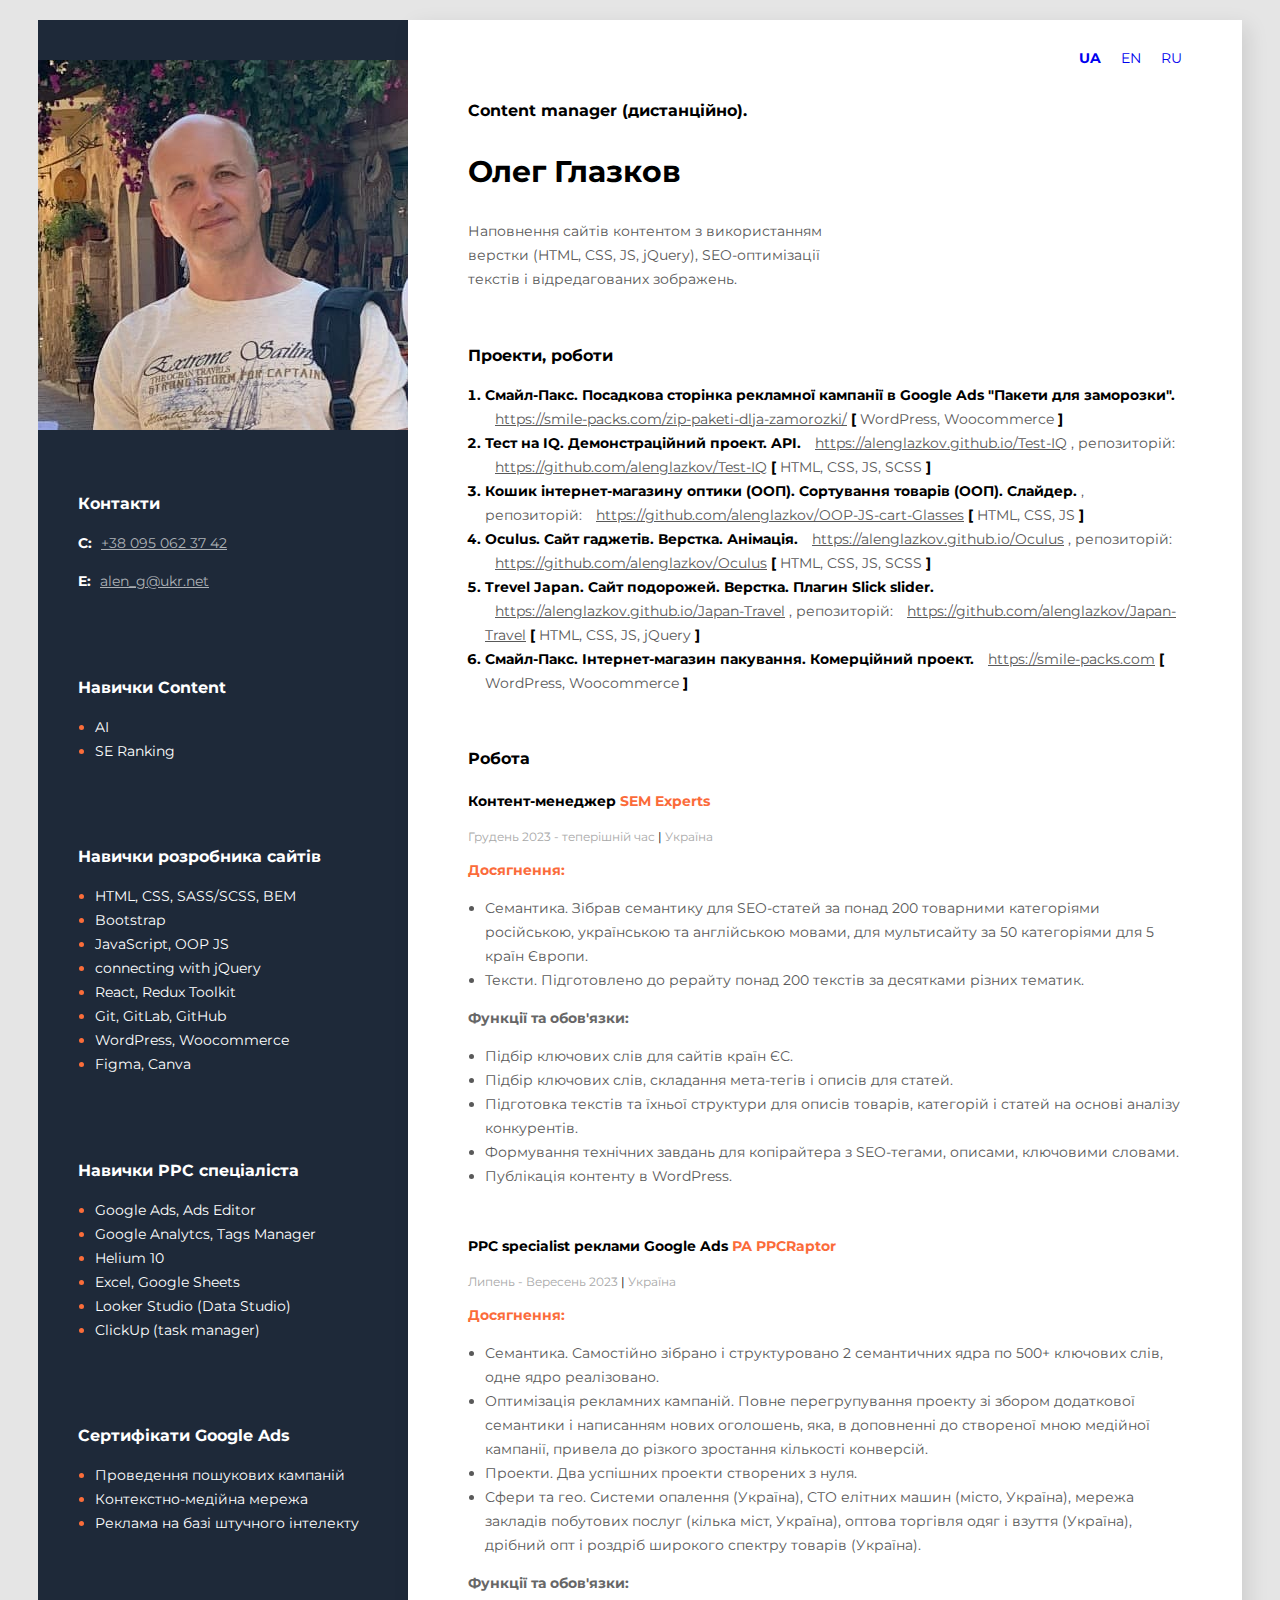
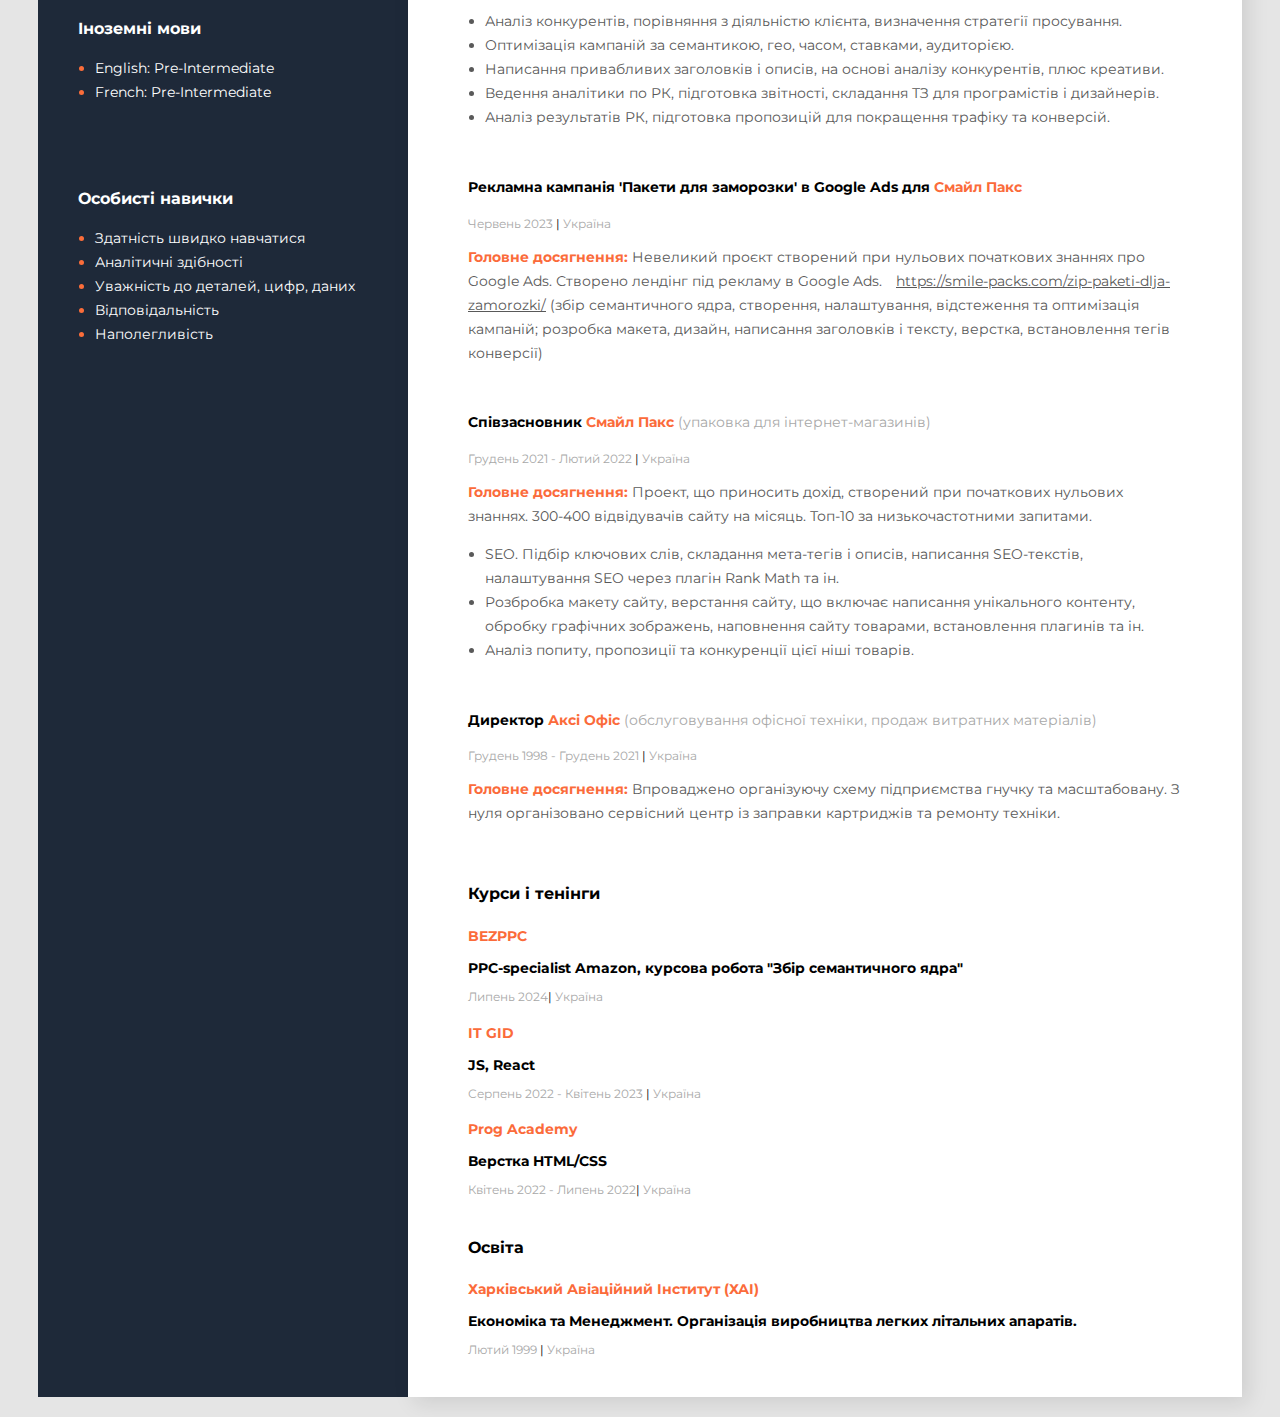
<file: index.html>
<!DOCTYPE html>
<html lang="ua">

<head>
    <meta charset="UTF-8">
    <meta name="viewport" content="width=device-width" , initiale-scale="1.0">
    <meta name='freelancehunt' content='8ac4616a92b067a'>
    <link rel="preconnect" href="https://fonts.googleapis.com">
    <link rel="preconnect" href="https://fonts.gstatic.com" crossorigin>
    <link href="https://fonts.googleapis.com/css2?family=Montserrat:wght@400;700&display=swap" rel="stylesheet">
    <link rel="stylesheet" href="./Styles/styles.css">
    <title>My resume</title>
</head>

<body>
    <div class="main">
        <div class="main_content">
            <div class="nav">
                <div><a href="./index.html" class="nav__link nav__link_current">UA</a></div>
                <div><a href="./en.html" class="nav__link">EN</a></div>
                <div><a href="./ru.html" class="nav__link">RU</a></div>
            </div>
            <div class="about">
                <h3 class="about_position">
                    Content manager (дистанційно).</h3>
                <h2 class="about_name">Олег Глазков</h2>
                <p class="about_description">
                    Наповнення сайтів контентом з використанням верстки (HTML, CSS, JS, jQuery), SEO-оптимізації текстів і відредагованих зображень.
                </p>
            </div>
            <div class="projects">
                <h3 class="title">Проекти, роботи</h3>
                <ol class="projects_list">
                    <li class="projects_item">
                        Cмайл-Пакс. Посадкова сторінка рекламної кампанії в Google Ads "Пакети для заморозки".
                        <span class="project_string">
                            <a href="https://smile-packs.com/zip-paketi-dlja-zamorozki/" class="project_link">https://smile-packs.com/zip-paketi-dlja-zamorozki/</a>
                            <span class="project_bracked"> [ </span> WordPress,
                            Woocommerce <span class="project_bracked"> ]</span>
                        </span>
                    <li class="projects_item">
                        Тест на IQ. Демонстраційний проект. API.
                        <a href="https://alenglazkov.github.io/Test-IQ/"
                            class="project_link">https://alenglazkov.github.io/Test-IQ</a>
                        <span class="project_string">
                            , репозиторій:
                            <a href="https://github.com/alenglazkov/Test-IQ"
                                class="project_link">https://github.com/alenglazkov/Test-IQ</a>
                            <span class="project_bracked"> [ </span> HTML, CSS, JS, SCSS <span class="project_bracked">
                                ]</span>
                        </span>
                    </li>
                    <li class="projects_item">
                        Кошик інтернет-магазину оптики (ООП). Сортування товарів (ООП). Слайдер.
                        <span class="project_string">
                            , репозиторій:
                            <a href="https://github.com/alenglazkov/OOP-JS-cart-Glasses"
                                class="project_link">https://github.com/alenglazkov/OOP-JS-cart-Glasses</a>
                            <span class="project_bracked"> [ </span> HTML, CSS, JS<span class="project_bracked">
                                ]</span>
                        </span>
                    </li>
                    <li class="projects_item">
                        Oculus. Сайт гаджетів. Верстка. Анімація.
                        <a href="https://alenglazkov.github.io/Oculus/"
                            class="project_link">https://alenglazkov.github.io/Oculus</a>
                        <span class="project_string">
                            , репозиторій:
                            <a href="https://github.com/alenglazkov/Oculus"
                                class="project_link">https://github.com/alenglazkov/Oculus</a>
                            <span class="project_bracked"> [ </span> HTML, CSS, JS, SCSS <span class="project_bracked">
                                ]</span>
                        </span>
                    </li>
                    <li class="projects_item">
                        Trevel Japan. Сайт подорожей. Верстка. Плагин Slick slider.
                        <span class="project_string">
                            <a href="https://alenglazkov.github.io/Japan-Travel/"
                                class="project_link">https://alenglazkov.github.io/Japan-Travel</a>
                            , репозиторій:
                            <a href="https://github.com/alenglazkov/Japan-Travel"
                                class="project_link">https://github.com/alenglazkov/Japan-Travel</a>
                            <span class="project_bracked"> [ </span> HTML, CSS, JS, jQuery<span class="project_bracked">
                                ]</span>
                        </span>
                    </li>
                    <li class="projects_item">
                        Cмайл-Пакс. Інтернет-магазин пакування. Комерційний проект.
                        <span class="project_string">
                            <a href="https://smile-packs.com/" class="project_link">https://smile-packs.com</a>
                            <span class="project_bracked"> [ </span> WordPress,
                            Woocommerce <span class="project_bracked"> ]</span>
                        </span>
                    </li>
                </ol>
            </div>
            <!--Work Experience 0-->
            <div class="work">
                <h3 class="title">Робота</h3>
                <h4 class="work_psition">Контент-менеджер <span class="organization">  SEM Experts</span>
                    <span class="organization__profil"></span>
                </h4>
                <p class="period">Грудень 2023 - теперішній час <span class="line">|</span> Україна</p>
               
                <p class="work_list_item"><span class="organization">
                    Досягнення:</span>
                </p>

                 <ul class="work_list">
                    <li class="work_list_item">
                        Семантика. Зібрав семантику для SEO-статей за понад 200 товарними категоріями російською, українською та англійською мовами, для мультисайту за 50 категоріями для 5 країн Європи.
                  </li>
                  <li class="work_list_item">
                    Тексти. Підготовлено до рерайту понад 200 текстів за десятками різних тематик.
                  </li>
                </ul>

                <p class="work_list_item"><span class="organization__function">
                    Функції та обов'язки:</span>
               </p>
            <ul class="work_list">
                <li class="work_list_item">
                    Підбір ключових слів для сайтів країн ЄС.
                </li>
                <li class="work_list_item">
                    Підбір ключових слів, складання мета-тегів і описів для статей.
                </li>
                <li class="work_list_item">
                    Підготовка текстів та їхньої структури для описів товарів, категорій і статей на основі аналізу конкурентів.
                </li>
                <li class="work_list_item">
                    Формування технічних завдань для копірайтера з SEO-тегами, описами, ключовими словами.
                </li>
                <li class="work_list_item">
                    Публікація контенту в WordPress.
                </li>
          </ul>
            </div>
            <!--Work Experience 1-->
            <div class="work">
                
                <h4 class="work_psition">PPC specialist реклами Google Ads <span class="organization">  РА PPCRaptor</span>
                    <span class="organization__profil"></span>
                </h4>
                <p class="period">Липень - Вересень 2023 <span class="line">|</span> Україна</p>
                <p class="work_list_item"><span class="organization">
                        Досягнення:</span>
                </p>
                <ul class="work_list">
                      <li class="work_list_item">
                        Семантика. Самостійно зібрано і структуровано 2 семантичних ядра по 500+ ключових слів, одне ядро реалізовано.
                    </li>
                    <li class="work_list_item">
                        Оптимізація рекламних кампаній. Повне перегрупування проекту зі збором додаткової семантики і написанням нових оголошень, яка, в доповненні до створеної мною медійної кампанії, привела до різкого зростання кількості конверсій.
                    </li>
                    <li class="work_list_item">
                        Проекти. Два успішних проекти створених з нуля.
                    </li>
                    <li class="work_list_item">
                        Сфери та гео. Системи опалення (Україна), СТО елітних машин (місто, Україна), мережа закладів побутових послуг (кілька міст, Україна), оптова торгівля одяг і взуття (Україна), дрібний опт і роздріб широкого спектру товарів (Україна).
                    </li>
                </ul>
                <p class="work_list_item"><span class="organization__function">
                    Функції та обов'язки:</span>
            </p>
            <ul class="work_list">
                <li class="work_list_item">
                    Аналіз конкурентів, порівняння з діяльністю клієнта, визначення стратегії просування.
                </li>
                <li class="work_list_item">
                    Оптимізація кампаній за семантикою, гео, часом, ставками, аудиторією.
                </li>
                <li class="work_list_item">
                    Написання привабливих заголовків і описів, на основі аналізу конкурентів, плюс креативи.
                </li>
                <li class="work_list_item">
                    Ведення аналітики по РК, підготовка звітності, складання ТЗ для програмістів і дизайнерів.
                </li>
                <li class="work_list_item">
                    Аналіз результатів РК, підготовка пропозицій для покращення трафіку та конверсій.
                </li>
          </ul>
            </div>
            <!--Work Experience 1-->
            <div class="work">
                <h4 class="work_psition">Рекламна кампанія 'Пакети для заморозки' в Google Ads для <span class="organization">Смайл Пакс</span>
                    <span class="organization__profil"></span>
                </h4>
                <p class="period">Червень 2023 <span class="line">|</span> Україна</p>
                <p class="work_list_item"><span class="organization">
                        Головне досягнення:</span> Невеликий проєкт створений при нульових початкових знаннях про Google Ads. 
                        Створено лендінг під рекламу в Google Ads. 
                        <a href="https://smile-packs.com/zip-paketi-dlja-zamorozki/"
                        class="project_link">https://smile-packs.com/zip-paketi-dlja-zamorozki/</a>
                    <span class="project_string">
                         (збір семантичного ядра, створення, налаштування, відстеження та оптимізація кампаній; розробка макета, дизайн, написання заголовків і тексту, верстка, встановлення тегів конверсії)
                    </span>
                </p>
            </div>
            <!--Work Experience 2-->
            <div class="work">
                <h4 class="work_psition">Спiвзасновник <span class="organization">Смайл Пакс</span>
                    <span class="organization__profil">(упаковка для інтернет-магазинів)</span>
                </h4>
                <p class="period">Грудень 2021 - Лютий 2022 <span class="line">|</span> Україна</p>
                <p class="work_list_item"><span class="organization">
                        Головне досягнення:</span> Проект, що приносить дохід, створений при початкових нульових
                    знаннях. 300-400 відвідувачів сайту на місяць. Топ-10 за низькочастотними запитами.
                </p>
                <ul class="work_list">
                    <li class="work_list_item">
                        SEO. Підбір ключових слів, складання мета-тегів і описів, написання SEO-текстів, налаштування SEO через плагін Rank Math та ін.
                    </li>
                    <li class="work_list_item">
                        Розбробка макету сайту, верстання сайту, що включає написання унікального контенту, обробку графічних зображень, наповнення сайту товарами, встановлення плагинів та ін.
                    </li>
                    <li class="work_list_item">
                        Аналіз попиту, пропозиції та конкуренції цієї ніші товарів.
                    </li>
                </ul>
            </div>
            <!--Work Experience 3-->
            <div class="work">
                <h4 class="work_psition">Директор <span class="organization">Аксi Офiс</span>
                    <span class="organization__profil">(обслуговування офісної техніки, продаж витратних
                        матеріалів)</span>
                </h4>
                <p class="period">Грудень 1998 - Грудень 2021 <span class="line">|</span> Україна</p>
                <p class="work_list_item"><span class="organization">
                        Головне досягнення:</span> Впроваджено організуючу схему підприємства гнучку та масштабовану.
                    З нуля організовано сервісний центр із заправки картриджів та ремонту техніки.
                </p>
                        
            </div>
            <!--Courses-->
            <div class="education">
                <h3 class="title">Курси i тенiнги</h3>

                <h4 class="education_org">BEZPPC</h4>
                <p class="specialization">PPC-specialist Amazon, курсова робота "Збір семантичного ядра"</p>
                <p class="period">Липень 2024<span class="line">|</span> Україна</p>

                <h4 class="education_org">IT GID</h4>
                <p class="specialization">JS, React</p>
                <p class="period">Серпень 2022 - Квітень 2023 <span class="line">|</span> Україна</p>

                <h4 class="education_org">Prog Academy</h4>
                <p class="specialization">Верстка HTML/CSS</p>
                <p class="period">Квiтень 2022 - Липень 2022<span class="line">|</span> Україна</p>
            </div>
            <!--Education-->
            <div class="education">
                <h3 class="title">Освiта</h3>
                <h4 class="education_org">Харківський Авіаційний Iнститут (ХАI)</h4>
                <p class="specialization">Економiка та Менеджмент. Організація виробництва легких літальних апаратів.
                </p>
                <p class="period">Лютий 1999 <span class="line">|</span> Україна</p>
                </ul>
            </div>
        </div>
        <!--SideBar-->
        <aside class="sidebar">
            <div class="area-photo">
                <img src="./img/foto_alen.jpg" alt="My photo" class="photo">
            </div>
            <!--Contacts-->
            <div class="contacts">
                <H3 class="sidebar-title">Контакти</H3>
                <p>
                    <span class="contact-type">C:</span>
                    <a href="tel:+380950623742" class="contact-link">+38 095 062 37 42</a>
                </p>
                </p>
                <span class="contact-type">E:</span>
                <a href="mailto:alen_g@ukr.net" class="contact-link">alen_g@ukr.net</a>
                </p>
            </div>
            <!--Tech Skils-->
            <div class="tech_skils">
                <h3 class="sidebar-title">Навички Content</h3>
                <ul class="tech_skils_list">
                    <li class="tech_skils_item"> <span class="tech_skils_text">AI</span></li>
                    <li class="tech_skils_item"> <span class="tech_skils_text">SE Ranking</span></li>
                </ul>
            </div>
            <div class="tech_skils">
                <h3 class="sidebar-title">Навички розробника сайтів</h3>
                <ul class="tech_skils_list">
                    <li class="tech_skils_item"> <span class="tech_skils_text">HTML, CSS, SASS/SCSS, BEM</span></li>
                    <li class="tech_skils_item"> <span class="tech_skils_text">Bootstrap</span></li>
                    <li class="tech_skils_item"> <span class="tech_skils_text">JavaScript, OOP JS</span></li>
                    <li class="tech_skils_item"> <span class="tech_skils_text">connecting with jQuery</span></li>
                    <li class="tech_skils_item"> <span class="tech_skils_text">React, Redux Toolkit</span></li>
                    <li class="tech_skils_item"> <span class="tech_skils_text">Git, GitLab, GitHub</span></li>
                    <li class="tech_skils_item"> <span class="tech_skils_text">WordPress, Woocommerce</span></li>
                    <!-- <li class="tech_skils_item"> <span class="tech_skils_text">Gulp</span></li> -->
                    <li class="tech_skils_item"> <span class="tech_skils_text">Figma, Canva</span></li>
                </ul>
            </div>
            <div class="tech_skils">
                <h3 class="sidebar-title">Навички PPC спеціаліста</h3>
                <ul class="tech_skils_list">
                    <li class="tech_skils_item"> <span class="tech_skils_text">Google Ads, Ads Editor</span></li>
                    <li class="tech_skils_item"> <span class="tech_skils_text">Google Analytcs, Tags Manager</span></li>
                    <li class="tech_skils_item"> <span class="tech_skils_text">Helium 10</span></li> 
                    <li class="tech_skils_item"> <span class="tech_skils_text">Excel, Google Sheets</span></li>
                    <li class="tech_skils_item"> <span class="tech_skils_text">Looker Studio (Data Studio)</span></li>
                    <li class="tech_skils_item"> <span class="tech_skils_text">ClickUp (task manager)</span></li>
                </ul>
            </div>
            <div class="tech_skils">
                <h3 class="sidebar-title">Сертифікати Google Ads</h3>
                <ul class="tech_skils_list">
                    <li class="tech_skils_item"> <span class="tech_skils_text">Проведення пошукових кампаній</span></li>
                    <li class="tech_skils_item"> <span class="tech_skils_text">Контекстно-медійна мережа</span></li>
                    <li class="tech_skils_item"> <span class="tech_skils_text">Реклама на базі штучного інтелекту</span></li>
                </ul>
            </div>
            <div class="tech_skils">
                <h3 class="sidebar-title">Іноземні мови</h3>
                <ul class="tech_skils_list">
                    <li class="tech_skils_item"> <span class="tech_skils_text">English: Pre-Intermediate </span></li>
                    <li class="tech_skils_item"> <span class="tech_skils_text">French: Pre-Intermediate </span></li>
                </ul>
            </div>
            <!--Soft Skils-->
            <div class="soft_skils">
                <h3 class="sidebar-title">Особистi навички</h3>
                <ul class="tech_skils_list">
                    <li class="tech_skils_item"> <span class="tech_skils_text">Здатність швидко навчатися</span></li>
                    <li class="tech_skils_item"> <span class="tech_skils_text">Аналітичні здібності</span></li>
                    <li class="tech_skils_item"> <span class="tech_skils_text">Уважність до деталей, цифр, даних</span></li>
                    <li class="tech_skils_item"> <span class="tech_skils_text">Відповідальність</span></li>
                    <li class="tech_skils_item"> <span class="tech_skils_text">Наполегливість</span></li>
                </ul>
            </div>
        </aside>
    </div>
</body>

</html>
</file>
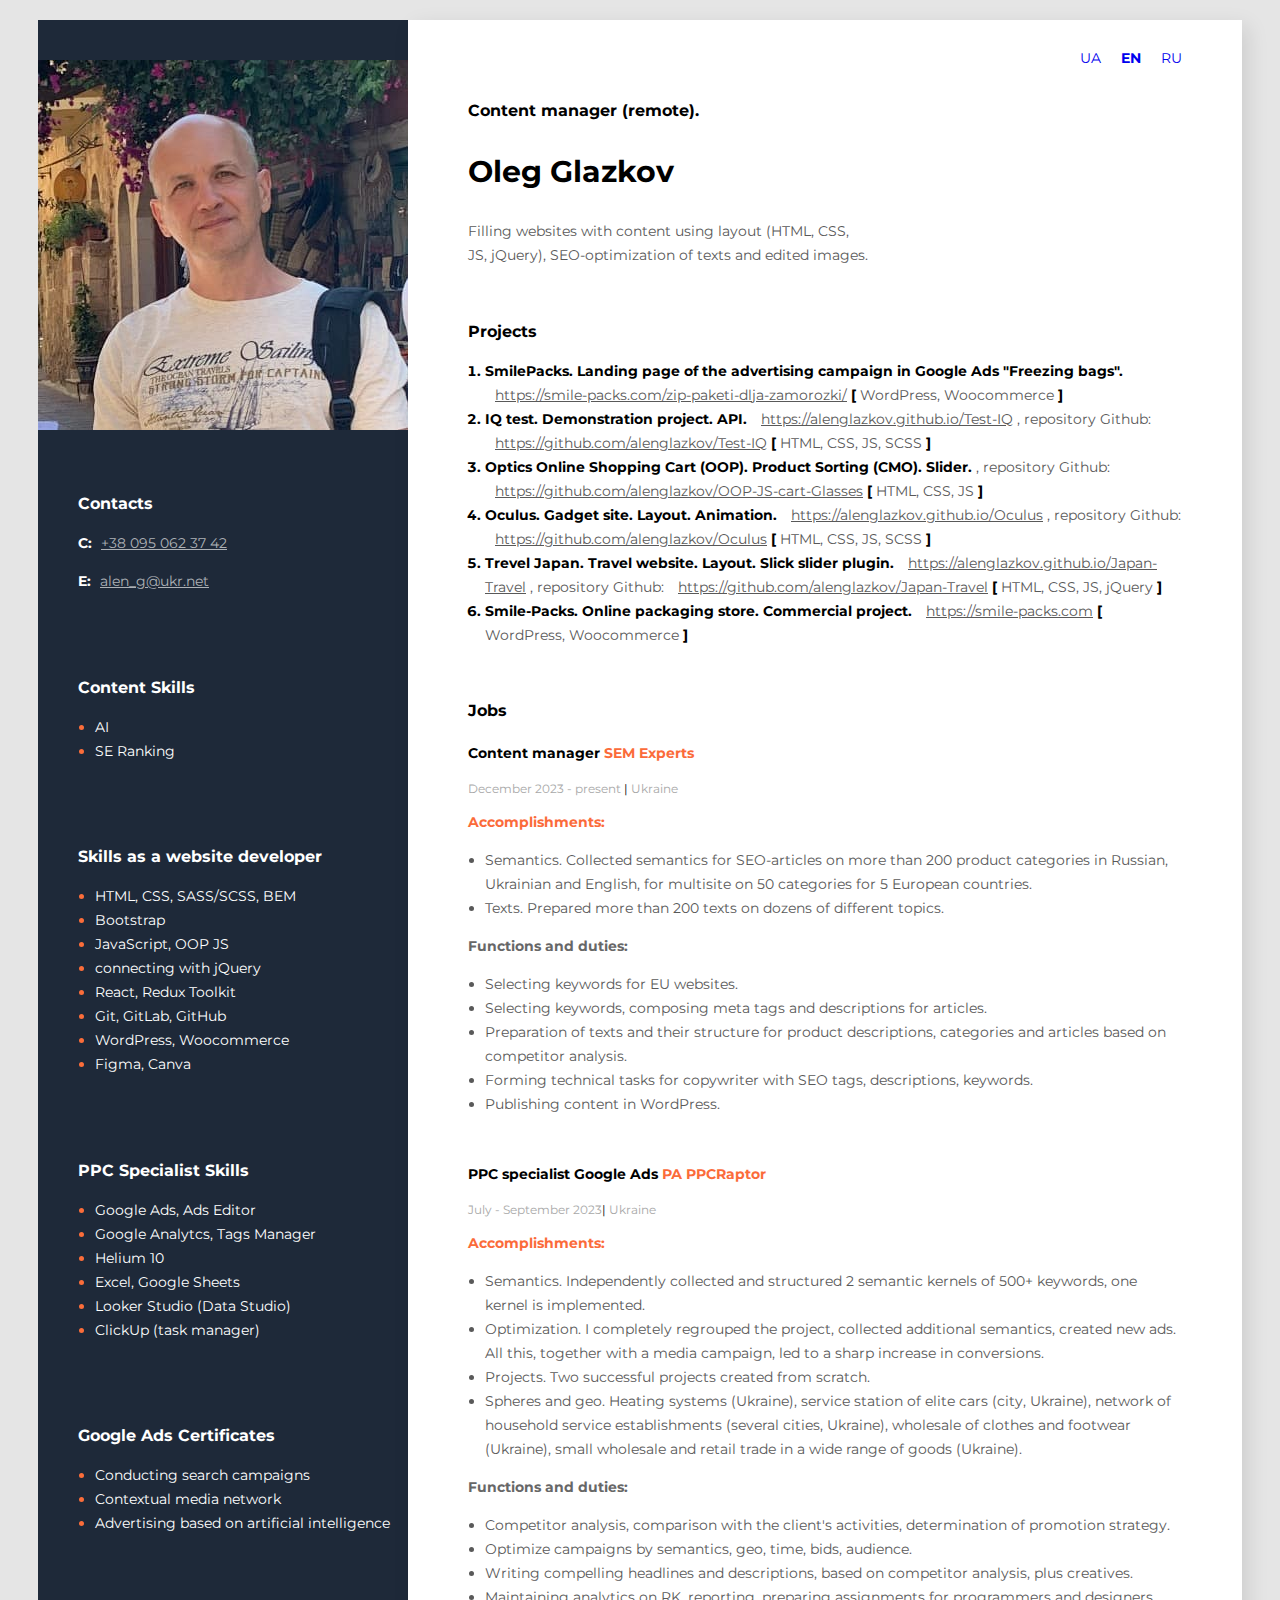
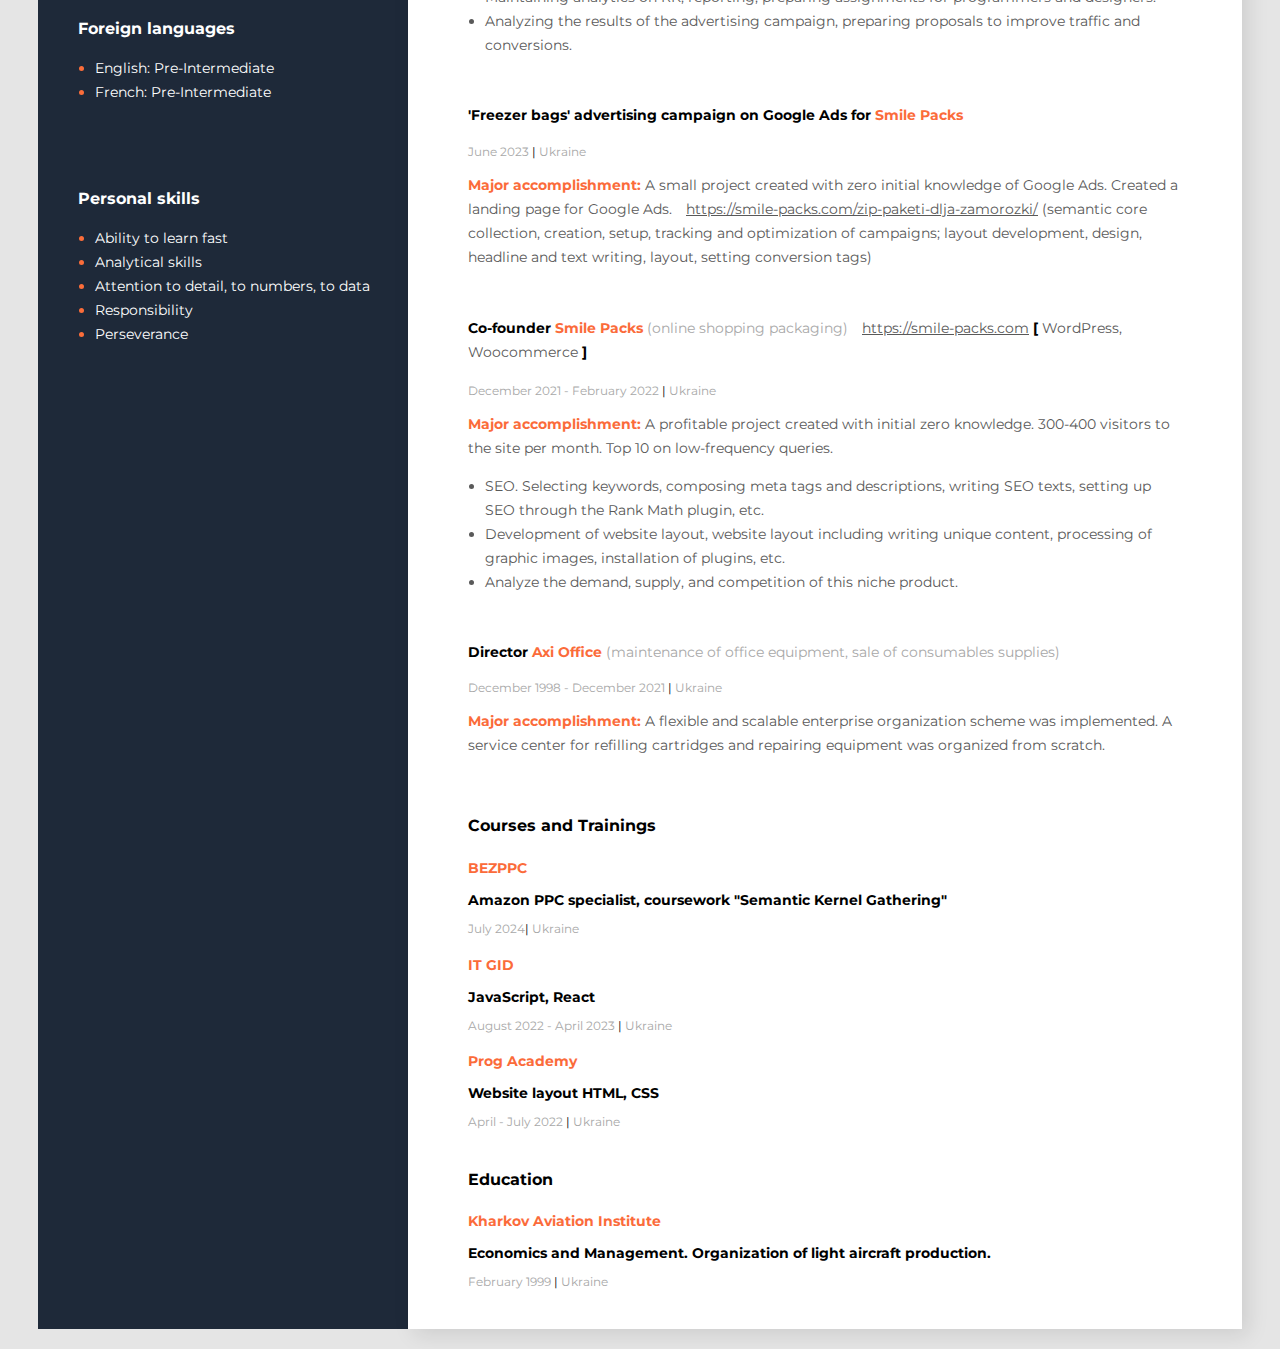
<file: en.html>
<!DOCTYPE html>
<html lang="en">

<head>
    <meta charset="UTF-8">
    <meta name="viewport" content="width=device-width" , initiale-scale="1.0">
    <meta name='freelancehunt' content='8ac4616a92b067a'>
    <link rel="preconnect" href="https://fonts.googleapis.com">
    <link rel="preconnect" href="https://fonts.gstatic.com" crossorigin>
    <link href="https://fonts.googleapis.com/css2?family=Montserrat:wght@400;700&display=swap" rel="stylesheet">
    <link rel="stylesheet" href="./Styles/styles.css">
    <title>My resume</title>
</head>

<body>
    <div class="main">
        <div class="main_content">
         <div class="nav">
            <div><a href="./index.html" class="nav__link">UA</a></div>
            <div><a href="./en.html" class="nav__link nav__link_current">EN</a></div>
            <div><a href="./ru.html" class="nav__link">RU</a></div>
        </div>
            <div class="about">
                <h3 class="about_position">
                    Content manager (remote).</h3>
                <h2 class="about_name">Oleg Glazkov</h2>
                <p class="about_description">
                  Filling websites with content using layout (HTML, CSS, JS, jQuery), SEO-optimization of texts and edited images.
                </p>
            </div>
            <div class="projects">
                <h3 class="title">Projects</h3>
                <ol class="projects_list">
                    <li class="projects_item">
                     SmilePacks. Landing page of the advertising campaign in Google Ads "Freezing bags".
                        <span class="project_string">
                            <a href="https://smile-packs.com/zip-paketi-dlja-zamorozki/" class="project_link">https://smile-packs.com/zip-paketi-dlja-zamorozki/</a>
                            <span class="project_bracked"> [ </span> WordPress,
                            Woocommerce <span class="project_bracked"> ]</span>
                        </span>
                    <li class="projects_item">
                     IQ test. Demonstration project. API.
                        <a href="https://alenglazkov.github.io/Test-IQ/"
                            class="project_link">https://alenglazkov.github.io/Test-IQ</a>
                        <span class="project_string">
                            , repository Github:
                            <a href="https://github.com/alenglazkov/Test-IQ"
                                class="project_link">https://github.com/alenglazkov/Test-IQ</a>
                            <span class="project_bracked"> [ </span> HTML, CSS, JS, SCSS <span class="project_bracked">
                                ]</span>
                        </span>
                    </li>
                    <li class="projects_item">
                        Optics Online Shopping Cart (OOP). Product Sorting (CMO). Slider.
                        <span class="project_string">
                            , repository Github:
                            <a href="https://github.com/alenglazkov/OOP-JS-cart-Glasses"
                                class="project_link">https://github.com/alenglazkov/OOP-JS-cart-Glasses</a>
                            <span class="project_bracked"> [ </span> HTML, CSS, JS<span class="project_bracked">
                                ]</span>
                        </span>
                    </li>
                    <li class="projects_item">
                        Oculus. Gadget site. Layout. Animation.
                        <a href="https://alenglazkov.github.io/Oculus/"
                            class="project_link">https://alenglazkov.github.io/Oculus</a>
                        <span class="project_string">
                            , repository Github:
                            <a href="https://github.com/alenglazkov/Oculus"
                                class="project_link">https://github.com/alenglazkov/Oculus</a>
                            <span class="project_bracked"> [ </span> HTML, CSS, JS, SCSS <span class="project_bracked">
                                ]</span>
                        </span>
                    </li>
                    <li class="projects_item">
                        Trevel Japan. Travel website. Layout. Slick slider plugin.
                        <span class="project_string">
                            <a href="https://alenglazkov.github.io/Japan-Travel/"
                                class="project_link">https://alenglazkov.github.io/Japan-Travel</a>
                            , repository Github:
                            <a href="https://github.com/alenglazkov/Japan-Travel"
                                class="project_link">https://github.com/alenglazkov/Japan-Travel</a>
                            <span class="project_bracked"> [ </span> HTML, CSS, JS, jQuery<span class="project_bracked">
                                ]</span>
                        </span>
                    </li>
                    <li class="projects_item">
                        Smile-Packs. Online packaging store. Commercial project.
                        <span class="project_string">
                            <a href="https://smile-packs.com/" class="project_link">https://smile-packs.com</a>
                            <span class="project_bracked"> [ </span> WordPress,
                            Woocommerce <span class="project_bracked"> ]</span>
                        </span>
                    </li>
                </ol>
            </div>
             <!--Work Experience 0-->
             <div class="work">
                <h3 class="title">Jobs</h3>
                <h4 class="work_psition">Content manager <span class="organization">  SEM Experts</span>
                    <span class="organization__profil"></span>
                </h4>
                <p class="period">December 2023 - present <span class="line">|</span> Ukraine</p>
               
                <p class="work_list_item"><span class="organization">
                    Accomplishments:</span>
                </p>

                 <ul class="work_list">
                    <li class="work_list_item">
                        Semantics. Collected semantics for SEO-articles on more than 200 product categories in Russian, Ukrainian and English, for multisite on 50 categories for 5 European countries.
                  </li>
                  <li class="work_list_item">
                        Texts. Prepared more than 200 texts on dozens of different topics.
                  </li>
                </ul>

                <p class="work_list_item"><span class="organization__function">
                    Functions and duties:</span>
               </p>
            <ul class="work_list">
                <li class="work_list_item">
                    Selecting keywords for EU websites.
                </li>
                <li class="work_list_item">
                    Selecting keywords, composing meta tags and descriptions for articles.
                </li>
                <li class="work_list_item">
                    Preparation of texts and their structure for product descriptions, categories and articles based on competitor analysis.
                </li>
                <li class="work_list_item">
                    Forming technical tasks for copywriter with SEO tags, descriptions, keywords.
                </li>
                <li class="work_list_item">
                    Publishing content in WordPress.
                </li>
          </ul>
            </div>
            <!--Work Experience 1-->
            <div class="work">
                
                <h4 class="work_psition">PPC specialist Google Ads <span class="organization">  РА PPCRaptor</span>
                  <span class="organization__profil"></span>
              </h4>
              <p class="period">July - September 2023<span class="line">|</span> Ukraine</p>
              <p class="work_list_item"><span class="organization">
                  Accomplishments:</span>
              </p>
              <ul class="work_list">
                  <li class="work_list_item">
                      Semantics. Independently collected and structured 2 semantic kernels of 500+ keywords, one kernel is implemented.
                  </li>
                  <li class="work_list_item">
                      Optimization. I completely regrouped the project, collected additional semantics, created new ads. All this, together with a media campaign, led to a sharp increase in conversions.
                  </li>
                  <li class="work_list_item">
                     Projects. Two successful projects created from scratch.
                 </li>
                 <li class="work_list_item">
                     Spheres and geo. Heating systems (Ukraine), service station of elite cars (city, Ukraine), network of household service establishments (several cities, Ukraine), wholesale of clothes and footwear (Ukraine), small wholesale and retail trade in a wide range of goods (Ukraine).
                 </li>
                </ul>
               <p class="work_list_item"><span class="organization__function">
                  Functions and duties:</span>
               </p>
          <ul class="work_list">
              <li class="work_list_item">
                  Competitor analysis, comparison with the client's activities, determination of promotion strategy.
              </li>
              <li class="work_list_item">
                  Optimize campaigns by semantics, geo, time, bids, audience.
              </li>
              <li class="work_list_item">
                  Writing compelling headlines and descriptions, based on competitor analysis, plus creatives.
              </li>
                <li class="work_list_item">
                  Maintaining analytics on RK, reporting, preparing assignments for programmers and designers.
                </li>
                <li class="work_list_item">
                  Analyzing the results of the advertising campaign, preparing proposals to improve traffic and conversions.
              </li>
          </ul>
            </div>
            <!--Work Experience 1-->
            <div class="work">
               <h4 class="work_psition">'Freezer bags' advertising campaign on Google Ads for <span class="organization">Smile Paсks</span>
                  <span class="organization__profil"></span>
              </h4>
              <p class="period">June 2023 <span class="line">|</span> Ukraine</p>
              <p class="work_list_item"><span class="organization">
                      Major accomplishment:</span> A small project created with zero initial knowledge of Google Ads. 
                      Created a landing page for Google Ads.
                      <a href="https://smile-packs.com/zip-paketi-dlja-zamorozki/"
                      class="project_link" target="_blank">https://smile-packs.com/zip-paketi-dlja-zamorozki/</a>
                  <span class="project_string">
                     (semantic core collection, creation, setup, tracking and optimization of campaigns; layout development, design, headline and text writing, layout, setting conversion tags)
                    </span>
                </p>
            </div>
            <!--Work Experience 2-->
            <div class="work">
               <h4 class="work_psition">Co-founder <span class="organization">Smile Paсks</span>
                   <span class="organization__profil">(online shopping packaging)</span>
                   <span class="project_string">
                       <a href="https://smile-packs.com/" class="project_link" target="_blank">https://smile-packs.com</a>
                       <span class="project_bracked"> [ </span> WordPress,
                       Woocommerce <span class="project_bracked"> ]</span>
                   </span>
               </h4>
               <p class="period">December 2021 - February 2022 <span class="line">|</span> Ukraine</p>
               <p class="work_list_item"><span class="organization">
                       Major accomplishment:</span> A profitable project created with initial zero
                       knowledge. 300-400 visitors to the site per month. Top 10 on low-frequency queries.
               </p>
              
               <ul class="work_list">
                   <li class="work_list_item">
                       SEO. Selecting keywords, composing meta tags and descriptions, writing SEO texts, setting up SEO through the Rank Math plugin, etc.
                   </li>
                   <li class="work_list_item">
                       Development of website layout, website layout including writing unique content, processing of graphic images, installation of plugins, etc.
                   </li>
                   <li class="work_list_item">
                       Analyze the demand, supply, and competition of this niche product.
                   </li>
               </ul>
           </div>
            <!--Work Experience 3-->
            <div class="work">
               <h4 class="work_psition">Director <span class="organization">Axi Office</span>
                   <span class="organization__profil">(maintenance of office equipment, sale of consumables
                       supplies)</span>
               </h4>
               <p class="period">December 1998 - December 2021 <span class="line">|</span> Ukraine</p>
               <p class="work_list_item"><span class="organization">
                       Major accomplishment:</span> A flexible and scalable enterprise organization scheme was implemented.
                       A service center for refilling cartridges and repairing equipment was organized from scratch.
               </p>
           </div>
           <!--Courses-->
           <div class="education">
               <h3 class="title">Courses and Trainings</h3>

               <h4 class="education_org">BEZPPC</h4>
               <p class="specialization">Amazon PPC specialist, coursework "Semantic Kernel Gathering"</p>
               <p class="period">July 2024<span class="line">|</span> Ukraine</p>

               <h4 class="education_org">IT GID</h4>
               <p class="specialization">JavaScript, React</p>
               <p class="period">August 2022 - April 2023 <span class="line">|</span> Ukraine</p>

               <h4 class="education_org">Prog Academy</h4>
               <p class="specialization">Website layout HTML, CSS</p>
               <p class="period">April - July 2022 <span class="line">|</span> Ukraine</p>
           </div>
           <!--Education-->
           <div class="education">
               <h3 class="title">Education</h3>
               <h4 class="education_org">Kharkov Aviation Institute</h4>
               <p class="specialization">Economics and Management. Organization of light aircraft production.
               </p>
               <p class="period">February 1999 <span class="line">|</span> Ukraine</p>
               </ul>
           </div>
       </div>
        <!--SideBar-->
        <aside class="sidebar">
            <div class="area-photo">
                <img src="./img/foto_alen.jpg" alt="My photo" class="photo">
            </div>
            <!--Contacts-->
            <div class="contacts">
                <H3 class="sidebar-title">Contacts</H3>
                <p>
                    <span class="contact-type">C:</span>
                    <a href="tel:+380950623742" class="contact-link">+38 095 062 37 42</a>
                </p>
                </p>
                <span class="contact-type">E:</span>
                <a href="mailto:alen_g@ukr.net" class="contact-link">alen_g@ukr.net</a>
                </p>
            </div>
            <!--Tech Skils-->
            <div class="tech_skils">
                <h3 class="sidebar-title">Content Skills</h3>
                <ul class="tech_skils_list">
                    <li class="tech_skils_item"> <span class="tech_skils_text">AI</span></li>
                    <li class="tech_skils_item"> <span class="tech_skils_text">SE Ranking</span></li>
                </ul>
            </div>
            <div class="tech_skils">
                <h3 class="sidebar-title">Skills as a website developer</h3>
                <ul class="tech_skils_list">
                    <li class="tech_skils_item"> <span class="tech_skils_text">HTML, CSS, SASS/SCSS, BEM</span></li>
                    <li class="tech_skils_item"> <span class="tech_skils_text">Bootstrap</span></li>
                    <li class="tech_skils_item"> <span class="tech_skils_text">JavaScript, OOP JS</span></li>
                    <li class="tech_skils_item"> <span class="tech_skils_text">connecting with jQuery</span></li>
                    <li class="tech_skils_item"> <span class="tech_skils_text">React, Redux Toolkit</span></li>
                    <li class="tech_skils_item"> <span class="tech_skils_text">Git, GitLab, GitHub</span></li>
                    <li class="tech_skils_item"> <span class="tech_skils_text">WordPress, Woocommerce</span></li>
                    <!-- <li class="tech_skils_item"> <span class="tech_skils_text">Gulp</span></li> -->
                    <li class="tech_skils_item"> <span class="tech_skils_text">Figma, Canva</span></li>
                </ul>
            </div>
            <div class="tech_skils">
                <h3 class="sidebar-title">PPC Specialist Skills</h3>
                <ul class="tech_skils_list">
                    <li class="tech_skils_item"> <span class="tech_skils_text">Google Ads, Ads Editor</span></li>
                    <li class="tech_skils_item"> <span class="tech_skils_text">Google Analytcs, Tags Manager</span></li>
                    <li class="tech_skils_item"> <span class="tech_skils_text">Helium 10</span></li> 
                    <li class="tech_skils_item"> <span class="tech_skils_text">Excel, Google Sheets</span></li>
                    <li class="tech_skils_item"> <span class="tech_skils_text">Looker Studio (Data Studio)</span></li>
                    <li class="tech_skils_item"> <span class="tech_skils_text">ClickUp (task manager)</span></li>
                </ul>
            </div>
            <div class="tech_skils">
               <h3 class="sidebar-title">Google Ads Certificates</h3>
               <ul class="tech_skils_list">
                  <li class="tech_skils_item"> <span class="tech_skils_text">Conducting search campaigns</span></li>
                  <li class="tech_skils_item"> <span class="tech_skils_text">Contextual media network</span></li>
                  <li class="tech_skils_item"> <span class="tech_skils_text">Advertising based on artificial intelligence</span></li>
              </ul>
           </div>
            <div class="tech_skils">
                <h3 class="sidebar-title">Foreign languages</h3>
                <ul class="tech_skils_list">
                    <li class="tech_skils_item"> <span class="tech_skils_text">English: Pre-Intermediate </span></li>
                    <li class="tech_skils_item"> <span class="tech_skils_text">French: Pre-Intermediate </span></li>
                </ul>
            </div>
            <!--Soft Skils-->
            <div class="soft_skils">
               <h3 class="sidebar-title">Personal skills</h3>
               <ul class="tech_skils_list">
                   <li class="tech_skils_item"> <span class="tech_skils_text">Ability to learn fast</span></li>
                   <li class="tech_skils_item"> <span class="tech_skils_text">Analytical skills</span></li>
                   <li class="tech_skils_item"> <span class="tech_skils_text">Attention to detail, to numbers, to data</span></li>
                   <li class="tech_skils_item"> <span class="tech_skils_text">Responsibility</span></li>
                   <li class="tech_skils_item"> <span class="tech_skils_text">Perseverance</span></li>
               </ul>
           </div>
        </aside>
    </div>
</body>

</html>
</file>
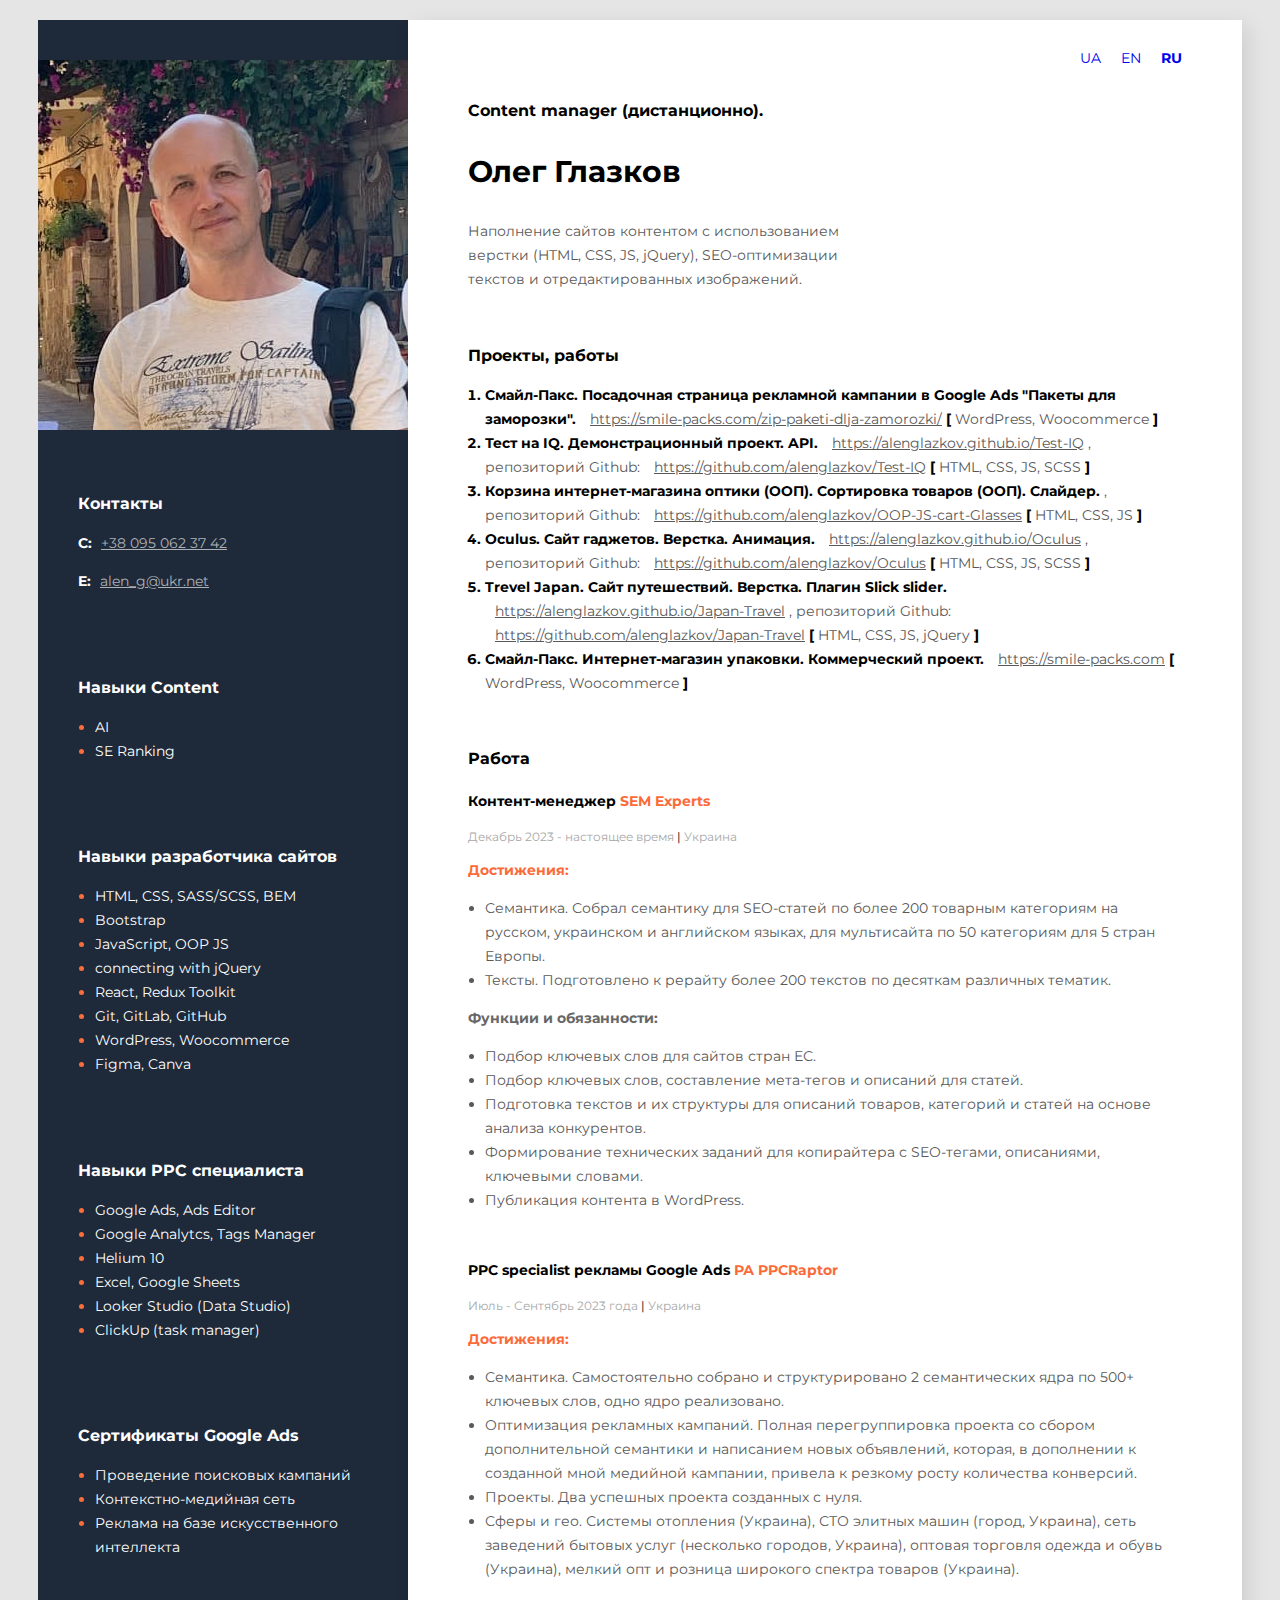
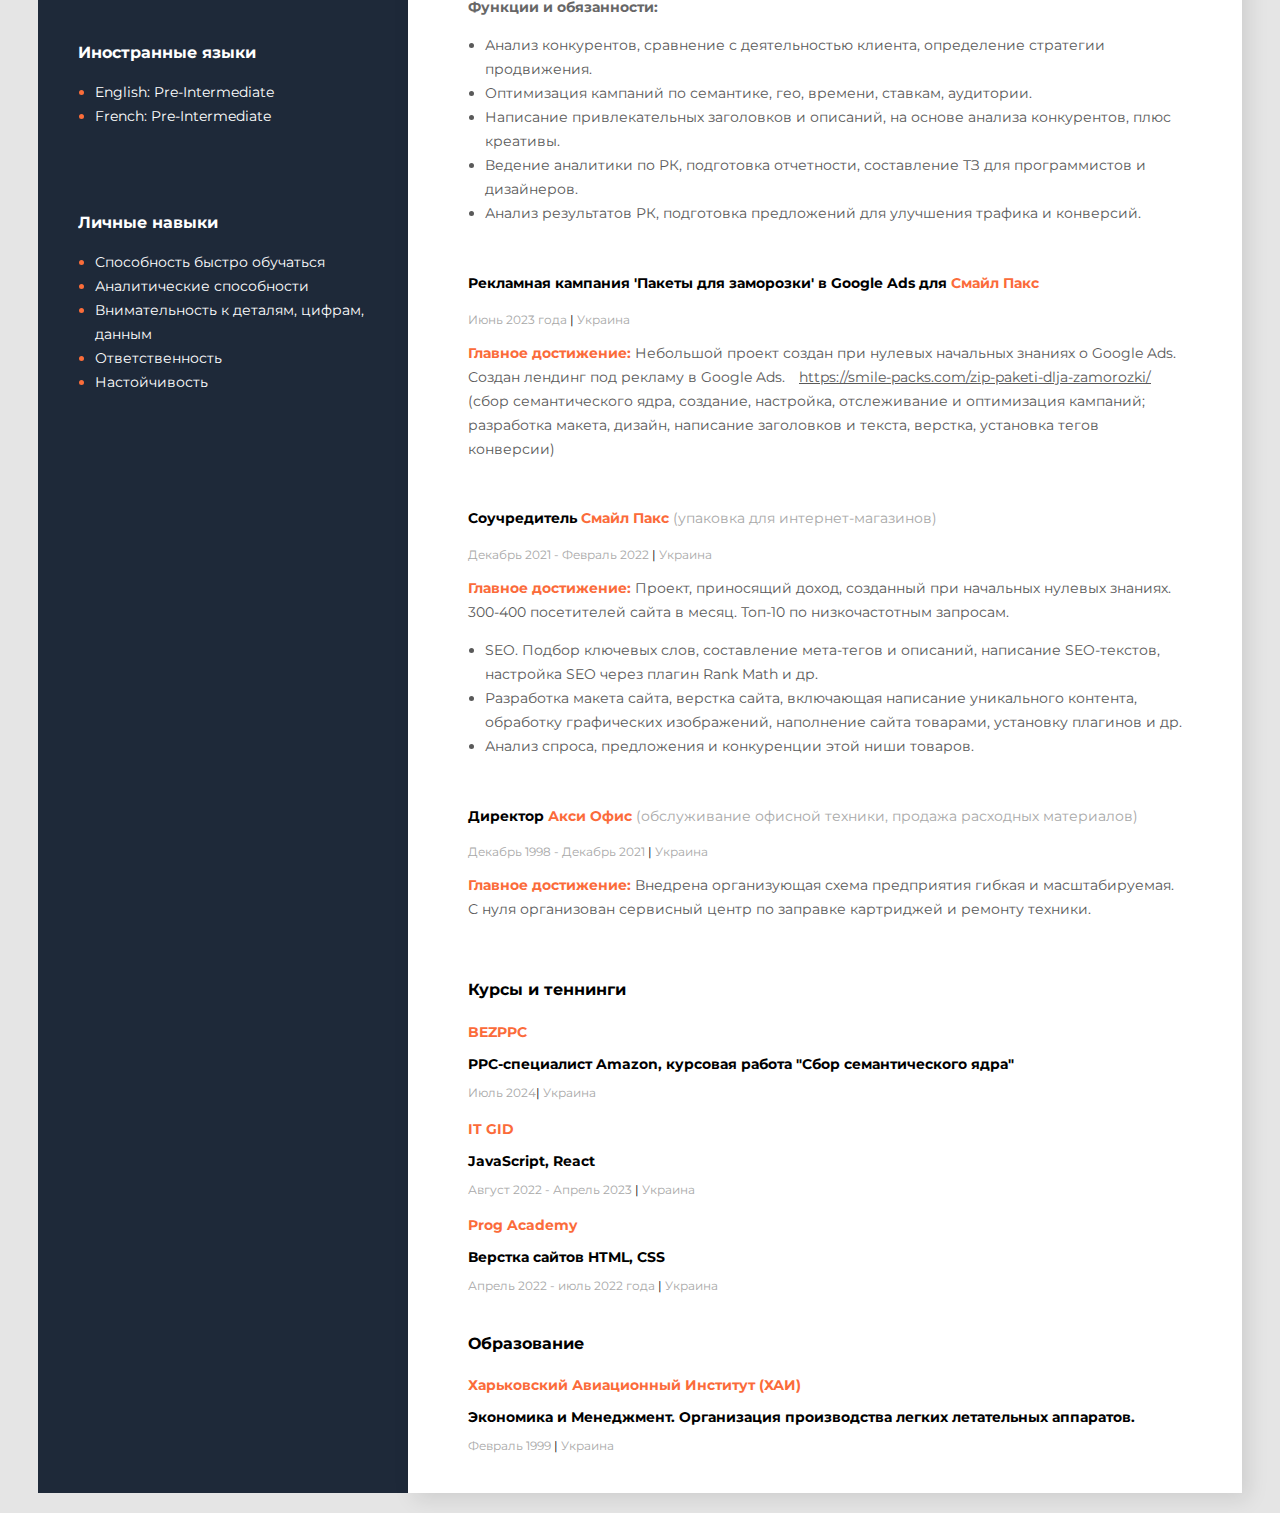
<file: ru.html>
<!DOCTYPE html>
<html lang="ru">

<head>
    <meta charset="UTF-8">
    <meta name="viewport" content="width=device-width" , initiale-scale="1.0">
    <meta name='freelancehunt' content='8ac4616a92b067a'>
    <link rel="preconnect" href="https://fonts.googleapis.com">
    <link rel="preconnect" href="https://fonts.gstatic.com" crossorigin>
    <link href="https://fonts.googleapis.com/css2?family=Montserrat:wght@400;700&display=swap" rel="stylesheet">
    <link rel="stylesheet" href="./Styles/styles.css">
    <title>My resume</title>
</head>

<body>
    <div class="main">
        <div class="main_content">
         <div class="nav">
            <div><a href="./index.html" class="nav__link">UA</a></div>
            <div><a href="./en.html" class="nav__link">EN</a></div>
            <div><a href="./ru.html" class="nav__link nav__link_current">RU</a></div>
        </div>
            <div class="about">
                <h3 class="about_position">
                    Content manager (дистанционно).</h3>
                <h2 class="about_name">Олег Глазков</h2>
                <p class="about_description">
                  Наполнение сайтов контентом с использованием верстки (HTML, CSS, JS, jQuery), SEO-оптимизации текстов и отредактированных изображений.
                </p>
            </div>
            <div class="projects">
                <h3 class="title">Проекты, работы</h3>
                <ol class="projects_list">
                    <li class="projects_item">
                     Смайл-Пакс. Посадочная страница рекламной кампании в Google Ads "Пакеты для заморозки".
                        <span class="project_string">
                            <a href="https://smile-packs.com/zip-paketi-dlja-zamorozki/" class="project_link">https://smile-packs.com/zip-paketi-dlja-zamorozki/</a>
                            <span class="project_bracked"> [ </span> WordPress,
                            Woocommerce <span class="project_bracked"> ]</span>
                        </span>
                    <li class="projects_item">
                        Тест на IQ. Демонстрационный проект. API.
                        <a href="https://alenglazkov.github.io/Test-IQ/"
                            class="project_link">https://alenglazkov.github.io/Test-IQ</a>
                        <span class="project_string">
                            , репозиторий Github:
                            <a href="https://github.com/alenglazkov/Test-IQ"
                                class="project_link">https://github.com/alenglazkov/Test-IQ</a>
                            <span class="project_bracked"> [ </span> HTML, CSS, JS, SCSS <span class="project_bracked">
                                ]</span>
                        </span>
                    </li>
                    <li class="projects_item">
                        Корзина интернет-магазина оптики (ООП). Сортировка товаров (ООП). Слайдер.
                        <span class="project_string">
                            , репозиторий Github:
                            <a href="https://github.com/alenglazkov/OOP-JS-cart-Glasses"
                                class="project_link">https://github.com/alenglazkov/OOP-JS-cart-Glasses</a>
                            <span class="project_bracked"> [ </span> HTML, CSS, JS<span class="project_bracked">
                                ]</span>
                        </span>
                    </li>
                    <li class="projects_item">
                        Oculus. Сайт гаджетов. Верстка. Анимация.
                        <a href="https://alenglazkov.github.io/Oculus/"
                            class="project_link">https://alenglazkov.github.io/Oculus</a>
                        <span class="project_string">
                            , репозиторий Github:
                            <a href="https://github.com/alenglazkov/Oculus"
                                class="project_link">https://github.com/alenglazkov/Oculus</a>
                            <span class="project_bracked"> [ </span> HTML, CSS, JS, SCSS <span class="project_bracked">
                                ]</span>
                        </span>
                    </li>
                    <li class="projects_item">
                        Trevel Japan. Сайт путешествий. Верстка. Плагин Slick slider.
                        <span class="project_string">
                            <a href="https://alenglazkov.github.io/Japan-Travel/"
                                class="project_link">https://alenglazkov.github.io/Japan-Travel</a>
                            , репозиторий Github:
                            <a href="https://github.com/alenglazkov/Japan-Travel"
                                class="project_link">https://github.com/alenglazkov/Japan-Travel</a>
                            <span class="project_bracked"> [ </span> HTML, CSS, JS, jQuery<span class="project_bracked">
                                ]</span>
                        </span>
                    </li>
                    <li class="projects_item">
                        Смайл-Пакс. Интернет-магазин упаковки. Коммерческий проект.
                        <span class="project_string">
                            <a href="https://smile-packs.com/" class="project_link">https://smile-packs.com</a>
                            <span class="project_bracked"> [ </span> WordPress,
                            Woocommerce <span class="project_bracked"> ]</span>
                        </span>
                    </li>
                </ol>
            </div>
            <!--Work Experience 0-->
            <div class="work">
                <h3 class="title">Работа</h3>
                <h4 class="work_psition">Контент-менеджер <span class="organization">  SEM Experts</span>
                    <span class="organization__profil"></span>
                </h4>
                <p class="period">Декабрь 2023 - настоящее время <span class="line">|</span> Украина</p>
               
                <p class="work_list_item"><span class="organization">
                    Достижения:</span>
                </p>

                 <ul class="work_list">
                    <li class="work_list_item">
                      Семантика. Собрал семантику для SEO-статей по более 200 товарным категориям на русском, украинском и английском языках, для мультисайта по 50 категориям для 5 стран Европы.
                  </li>
                  <li class="work_list_item">
                    Тексты. Подготовлено к рерайту более 200 текстов по десяткам различных тематик.
                  </li>
                </ul>

                <p class="work_list_item"><span class="organization__function">
                     Функции и обязанности:</span>
               </p>
            <ul class="work_list">
                <li class="work_list_item">
                    Подбор ключевых слов для сайтов стран ЕС.
                </li>
                <li class="work_list_item">
                    Подбор ключевых слов, составление мета-тегов и описаний для статей.
                </li>
                <li class="work_list_item">
                     Подготовка текстов и их структуры для описаний товаров, категорий и статей на основе анализа конкурентов.
                </li>
                <li class="work_list_item">
                    Формирование технических заданий для копирайтера с SEO-тегами, описаниями, ключевыми словами.
                </li>
                <li class="work_list_item">
                    Публикация контента в WordPress.
                </li>
          </ul>
            </div>
            <!--Work Experience 1-->
            <div class="work">
               
                <h4 class="work_psition">PPC specialist рекламы Google Ads <span class="organization">  РА PPCRaptor</span>
                    <span class="organization__profil"></span>
                </h4>
                <p class="period">Июль - Сентябрь 2023 года <span class="line">|</span> Украина</p>
                <p class="work_list_item"><span class="organization">
                     Достижения:</span>
                </p>
                <ul class="work_list">
                      <li class="work_list_item">
                        Семантика. Самостоятельно собрано и структурировано 2 семантических ядра по 500+ ключевых слов, одно ядро реализовано.
                    </li>
                    <li class="work_list_item">
                        Оптимизация рекламных кампаний. Полная перегруппировка проекта со сбором дополнительной семантики и написанием новых объявлений, которая, в дополнении к созданной мной медийной кампании, привела к резкому росту количества конверсий.
                    </li>
                    <li class="work_list_item">
                        Проекты. Два успешных проекта созданных с нуля.
                    </li>
                    <li class="work_list_item">
                     Сферы и гео. Системы отопления (Украина), СТО элитных машин (город, Украина), сеть заведений бытовых услуг (несколько городов, Украина), оптовая торговля одежда и обувь (Украина), мелкий опт и розница широкого спектра товаров (Украина).
                    </li>
                </ul>
                <p class="work_list_item"><span class="organization__function">
                     Функции и обязанности:</span>
               </p>
            <ul class="work_list">
                <li class="work_list_item">
                     Анализ конкурентов, сравнение с деятельностью клиента, определение стратегии продвижения.
                </li>
                <li class="work_list_item">
                     Оптимизация кампаний по семантике, гео, времени, ставкам, аудитории.
                </li>
                <li class="work_list_item">
                     Написание привлекательных заголовков и описаний, на основе анализа конкурентов, плюс креативы.
                </li>
                <li class="work_list_item">
                     Ведение аналитики по РК, подготовка отчетности, составление ТЗ для программистов и дизайнеров.
                </li>
                <li class="work_list_item">
                     Анализ результатов РК, подготовка предложений для улучшения трафика и конверсий.
                </li>
          </ul>
            </div>
            <!--Work Experience 1-->
            <div class="work">
                <h4 class="work_psition">Рекламная кампания 'Пакеты для заморозки' в Google Ads для <span class="organization">Смайл Пакс</span>
                    <span class="organization__profil"></span>
                </h4>
                <p class="period">Июнь 2023 года <span class="line">|</span> Украина</p>
                <p class="work_list_item"><span class="organization">
                        Главное достижение:</span> Небольшой проект создан при нулевых начальных знаниях о Google Ads. 
                        Создан лендинг под рекламу в Google Ads. 
                        <a href="https://smile-packs.com/zip-paketi-dlja-zamorozki/"
                        class="project_link">https://smile-packs.com/zip-paketi-dlja-zamorozki/</a>
                    <span class="project_string">
                     (сбор семантического ядра, создание, настройка, отслеживание и оптимизация кампаний; разработка макета, дизайн, написание заголовков и текста, верстка, установка тегов конверсии)
                    </span>
                </p>
            </div>
            <!--Work Experience 2-->
            <div class="work">
                <h4 class="work_psition">Соучредитель <span class="organization">Смайл Пакс</span>
                    <span class="organization__profil">(упаковка для интернет-магазинов)</span>
                </h4>
                <p class="period">Декабрь 2021 - Февраль 2022 <span class="line">|</span> Украина</p>
                <p class="work_list_item"><span class="organization">
                        Главное достижение:</span> Проект, приносящий доход, созданный при начальных нулевых
                        знаниях. 300-400 посетителей сайта в месяц. Топ-10 по низкочастотным запросам.
                </p>
                <ul class="work_list">
                    <li class="work_list_item">
                     SEO. Подбор ключевых слов, составление мета-тегов и описаний, написание SEO-текстов, настройка SEO через плагин Rank Math и др.
                    </li>
                    <li class="work_list_item">
                     Разработка макета сайта, верстка сайта, включающая написание уникального контента, обработку графических изображений, наполнение сайта товарами, установку плагинов и др.
                    </li>
                    <li class="work_list_item">
                     Анализ спроса, предложения и конкуренции этой ниши товаров.
                    </li>
                </ul>
            </div>
            <!--Work Experience 3-->
            <div class="work">
                <h4 class="work_psition">Директор <span class="organization">Акси Офис</span>
                    <span class="organization__profil">(обслуживание офисной техники, продажа расходных
                     материалов)</span>
                </h4>
                <p class="period">Декабрь 1998 - Декабрь 2021 <span class="line">|</span> Украина</p>
                <p class="work_list_item"><span class="organization">
                        Главное достижение:</span> Внедрена организующая схема предприятия гибкая и масштабируемая.
                        С нуля организован сервисный центр по заправке картриджей и ремонту техники.
                </p>
                        
            </div>
            <!--Courses-->
             <!--Courses-->
             <div class="education">
               <h3 class="title">Курсы и теннинги</h3>

               <h4 class="education_org">BEZPPC</h4>
               <p class="specialization">PPC-специалист Amazon, курсовая работа "Сбор семантического ядра"</p>
               <p class="period">Июль 2024<span class="line">|</span> Украина</p>

               <h4 class="education_org">IT GID</h4>
               <p class="specialization">JavaScript, React</p>
               <p class="period">Август 2022 - Апрель 2023 <span class="line">|</span> Украина</p>

               <h4 class="education_org">Prog Academy</h4>
               <p class="specialization">Верстка сайтов HTML, CSS</p>
               <p class="period">Апрель 2022 - июль 2022 года <span class="line">|</span> Украина</p>
           </div>
           <!--Education-->
           <div class="education">
               <h3 class="title">Образование</h3>
               <h4 class="education_org">Харьковский Авиационный Институт (ХАИ)</h4>
               <p class="specialization">Экономика и Менеджмент. Организация производства легких летательных аппаратов.
               </p>
               <p class="period">Февраль 1999 <span class="line">|</span> Украина</p>
               </ul>
           </div>
       </div>
        <!--SideBar-->
        <aside class="sidebar">
            <div class="area-photo">
                <img src="./img/foto_alen.jpg" alt="My photo" class="photo">
            </div>
            <!--Contacts-->
            <div class="contacts">
                <H3 class="sidebar-title">Контакты</H3>
                <p>
                    <span class="contact-type">C:</span>
                    <a href="tel:+380950623742" class="contact-link">+38 095 062 37 42</a>
                </p>
                </p>
                <span class="contact-type">E:</span>
                <a href="mailto:alen_g@ukr.net" class="contact-link">alen_g@ukr.net</a>
                </p>
            </div>
            <!--Tech Skils-->
            <div class="tech_skils">
                <h3 class="sidebar-title">Навыки Content</h3>
                <ul class="tech_skils_list">
                    <li class="tech_skils_item"> <span class="tech_skils_text">AI</span></li>
                    <li class="tech_skils_item"> <span class="tech_skils_text">SE Ranking</span></li>
                </ul>
            </div>
            <div class="tech_skils">
                <h3 class="sidebar-title">Навыки разработчика сайтов</h3>
                <ul class="tech_skils_list">
                    <li class="tech_skils_item"> <span class="tech_skils_text">HTML, CSS, SASS/SCSS, BEM</span></li>
                    <li class="tech_skils_item"> <span class="tech_skils_text">Bootstrap</span></li>
                    <li class="tech_skils_item"> <span class="tech_skils_text">JavaScript, OOP JS</span></li>
                    <li class="tech_skils_item"> <span class="tech_skils_text">connecting with jQuery</span></li>
                    <li class="tech_skils_item"> <span class="tech_skils_text">React, Redux Toolkit</span></li>
                    <li class="tech_skils_item"> <span class="tech_skils_text">Git, GitLab, GitHub</span></li>
                    <li class="tech_skils_item"> <span class="tech_skils_text">WordPress, Woocommerce</span></li>
                    <!-- <li class="tech_skils_item"> <span class="tech_skils_text">Gulp</span></li> -->
                    <li class="tech_skils_item"> <span class="tech_skils_text">Figma, Canva</span></li>
                </ul>
            </div>
            <div class="tech_skils">
                <h3 class="sidebar-title">Навыки PPC специалиста</h3>
                <ul class="tech_skils_list">
                    <li class="tech_skils_item"> <span class="tech_skils_text">Google Ads, Ads Editor</span></li>
                    <li class="tech_skils_item"> <span class="tech_skils_text">Google Analytcs, Tags Manager</span></li>
                    <li class="tech_skils_item"> <span class="tech_skils_text">Helium 10</span></li> 
                    <li class="tech_skils_item"> <span class="tech_skils_text">Excel, Google Sheets</span></li>
                    <li class="tech_skils_item"> <span class="tech_skils_text">Looker Studio (Data Studio)</span></li>
                    <li class="tech_skils_item"> <span class="tech_skils_text">ClickUp (task manager)</span></li>
                </ul>
            </div>
            <div class="tech_skils">
               <h3 class="sidebar-title">Сертификаты Google Ads</h3>
               <ul class="tech_skils_list">
                   <li class="tech_skils_item"> <span class="tech_skils_text">Проведение поисковых кампаний</span></li>
                   <li class="tech_skils_item"> <span class="tech_skils_text">Контекстно-медийная сеть</span></li>
                   <li class="tech_skils_item"> <span class="tech_skils_text">Реклама на базе искусственного интеллекта</span></li>
               </ul>
           </div>
            <div class="tech_skils">
                <h3 class="sidebar-title">Иностранные языки</h3>
                <ul class="tech_skils_list">
                    <li class="tech_skils_item"> <span class="tech_skils_text">English: Pre-Intermediate </span></li>
                    <li class="tech_skils_item"> <span class="tech_skils_text">French: Pre-Intermediate </span></li>
                </ul>
            </div>
            <!--Soft Skils-->
            <div class="soft_skils">
                <h3 class="sidebar-title">Личные навыки</h3>
                <ul class="tech_skils_list">
                    <li class="tech_skils_item"> <span class="tech_skils_text">Способность быстро обучаться</span></li>
                    <li class="tech_skils_item"> <span class="tech_skils_text">Аналитические способности</span></li>
                    <li class="tech_skils_item"> <span class="tech_skils_text">Внимательность к деталям, цифрам, данным</span></li>
                    <li class="tech_skils_item"> <span class="tech_skils_text">Ответственность</span></li>
                    <li class="tech_skils_item"> <span class="tech_skils_text">Настойчивость</span></li>
                </ul>
            </div>
        </aside>
    </div>
</body>

</html>
</file>
<file: Styles/styles.css>
body {
  font-family: "Montserrat", sans-serif;
  background-color: #e5e5e5;
  overflow-wrap: break-word;
}

h2 {
  font-size: 30px;
}

.main {
  display: flex;
  flex-direction: row-reverse;
  margin: 20px 30px;
  font-size: 14px;
}

.main_content {
  display: flex;
  flex-direction: column;
  background-color: #fff;
  box-shadow: 6px 6px 20px rgb(0, 0, 0, 0.1);
  padding: 30px 60px;
}

.nav {
  display: inline-flex;
  justify-content: flex-end;
  font-style: normal;
  font-weight: normal;
  line-height: 16px;
  color: #000000;
  margin-bottom: 20px;
}

.nav__link {
  margin-left: 20px;
  text-decoration: none;
}

.nav__link:hover {
  color: red;
}

.nav__link_current {
  font-weight: bold;
}

.about {
  margin-bottom: 20px;
}

.about_position {
  font-style: normal;
  font-weight: bold;
  line-height: 17px;
  color: #000000;
  margin-bottom: 20px;
}

.about_name {
  font-style: normal;
  font-weight: 700;
  font-size: 45x;
  line-height: 55px;
  color: #000000;
  /* text-shadow: 0px 4px 4px rgba(0, 0, 0, 0.2), 0px 2px 2px rgba(0, 0, 0, 0.2); */
  margin-bottom: 20px;
}

.about_description {
  font-style: normal;
  font-weight: 400px;
  line-height: 24px;
  color: #595959;
  max-width: 400px;
}

.projects {
  margin-bottom: 20px;
}

.title {
  font-style: normal;
  font-weight: bold;
  font-size: 22x;
  line-height: 27px;
  color: #000000;
  margin-bottom: 10px;
}

.projects_list {
  padding: 0;
  margin-left: 17px;
}

.projects_item {
  font-style: normal;
  font-weight: bold;
  line-height: 24px;
  color: #000000;
}

.project_string,
.project_link {
  font-style: normal;
  font-weight: normal;
  line-height: 24px;
  color: #595959;
}

.project_link {
  margin-left: 10px;
}

.project_bracked {
  font-style: normal;
  font-weight: bold;
  line-height: 24px;
  color: #000000;
}

.work {
  margin-bottom: 15px;
}

.work_position {
  font-style: normal;
  font-weight: bold;
  line-height: 20px;
  color: #000000;
  margin-bottom: 10px;
}

.organization {
  font-weight: bold;
  line-height: 20px;
  color: #fb6b3a;
}
.organization__function {
  font-weight: bold;
  line-height: 20px;
  color: #676767;
}
.organization__profil {
  font-weight: normal;
  color: #a8a8a8;
}

.period {
  font-style: normal;
  font-weight: normal;
  font-size: 12px;
  line-height: 15px;
  color: #a8a8a8;
  margin-bottom: 10px;
}

.line {
  font-style: normal;
  font-weight: normal;
  font-size: 12px;
  line-height: 15px;
  color: #000000;
}

.work_list {
  padding: 0;
  margin-left: 17px;
}

.work_list_item {
  font-style: normal;
  font-weight: 400px;
  line-height: 24px;
  color: #595959;
}

.education {
  margin-top: 10px;
}

.education_org {
  font-weight: bold;
  line-height: 20px;
  color: #fb6b3a;
  margin-bottom: 10px;
}

.specialization {
  font-weight: bold;
  line-height: 17px;
  color: #000000;
  margin-bottom: 10px;
}

.sidebar {
  display: flex;
  flex-direction: column;
  background-color: #1e2939;
  width: 370px;
}

.area-photo {
  width: 370px;
  margin-top: 40px;
  margin-bottom: 40px;
}

.photo {
  object-fit: cover;
  width: 100%;
}

.contacts,
.tech_skils,
.soft_skils {
  margin-left: 40px;
}

.contacts,
.tech_skils,
.soft_skils {
  margin-bottom: 50px;
}

.sidebar-title {
  color: #ffffff;
  font-style: normal;
  font-weight: bold;
  line-height: 27px;
  margin-bottom: 10px;
}

.contact-type {
  color: #ffffff;
  font-style: normal;
  font-weight: bold;
  line-height: 24px;
  margin-right: 5px;
}

.contact-link {
  color: #adb1b6;
  font-style: normal;
  font-weight: normal;
  line-height: 24px;
}

.tech_skils_list {
  color: #fff;
  padding: 0;
  margin-left: 17px;
}

.tech_skils_text {
  color: #fff;
  font-style: normal;
  font-weight: normal;
  line-height: 24px;
}

.tech_skils_item {
  color: #fb6d3a;
}

@media screen and (min-width: 329px) and (max-width: 767px) {
  .main {
    display: flex;
    flex-direction: column;
    margin: 15px 15px;
  }

  h2 {
    font-size: 22px;
  }

  .main_content {
    padding: 50px 30px;
  }

  .sidebar {
    display: flex;
    flex-direction: row;
    flex-wrap: wrap;
    justify-content: center;
    width: auto;
  }

  .contacts,
  .tech_skils,
  .soft_skils {
    margin-left: 30px;
    margin-right: 30px;
    margin-bottom: 30px;
    margin-top: 20px;
  }
}

@media screen and (min-width: 768px) and (max-width: 999px) {
  .main {
    display: flex;
    flex-direction: column;
    margin: 20px 30px;
  }

  .sidebar {
    display: flex;
    flex-direction: row;
    flex-wrap: wrap;
    justify-content: space-evenly;
    width: auto;
  }

  .contacts,
  .tech_skils,
  .soft_skils {
    margin-left: 15px;
    margin-right: 15px;
    margin-top: 20px;
  }

  .area-photo {
    width: 375px;
  }
}
</file>
